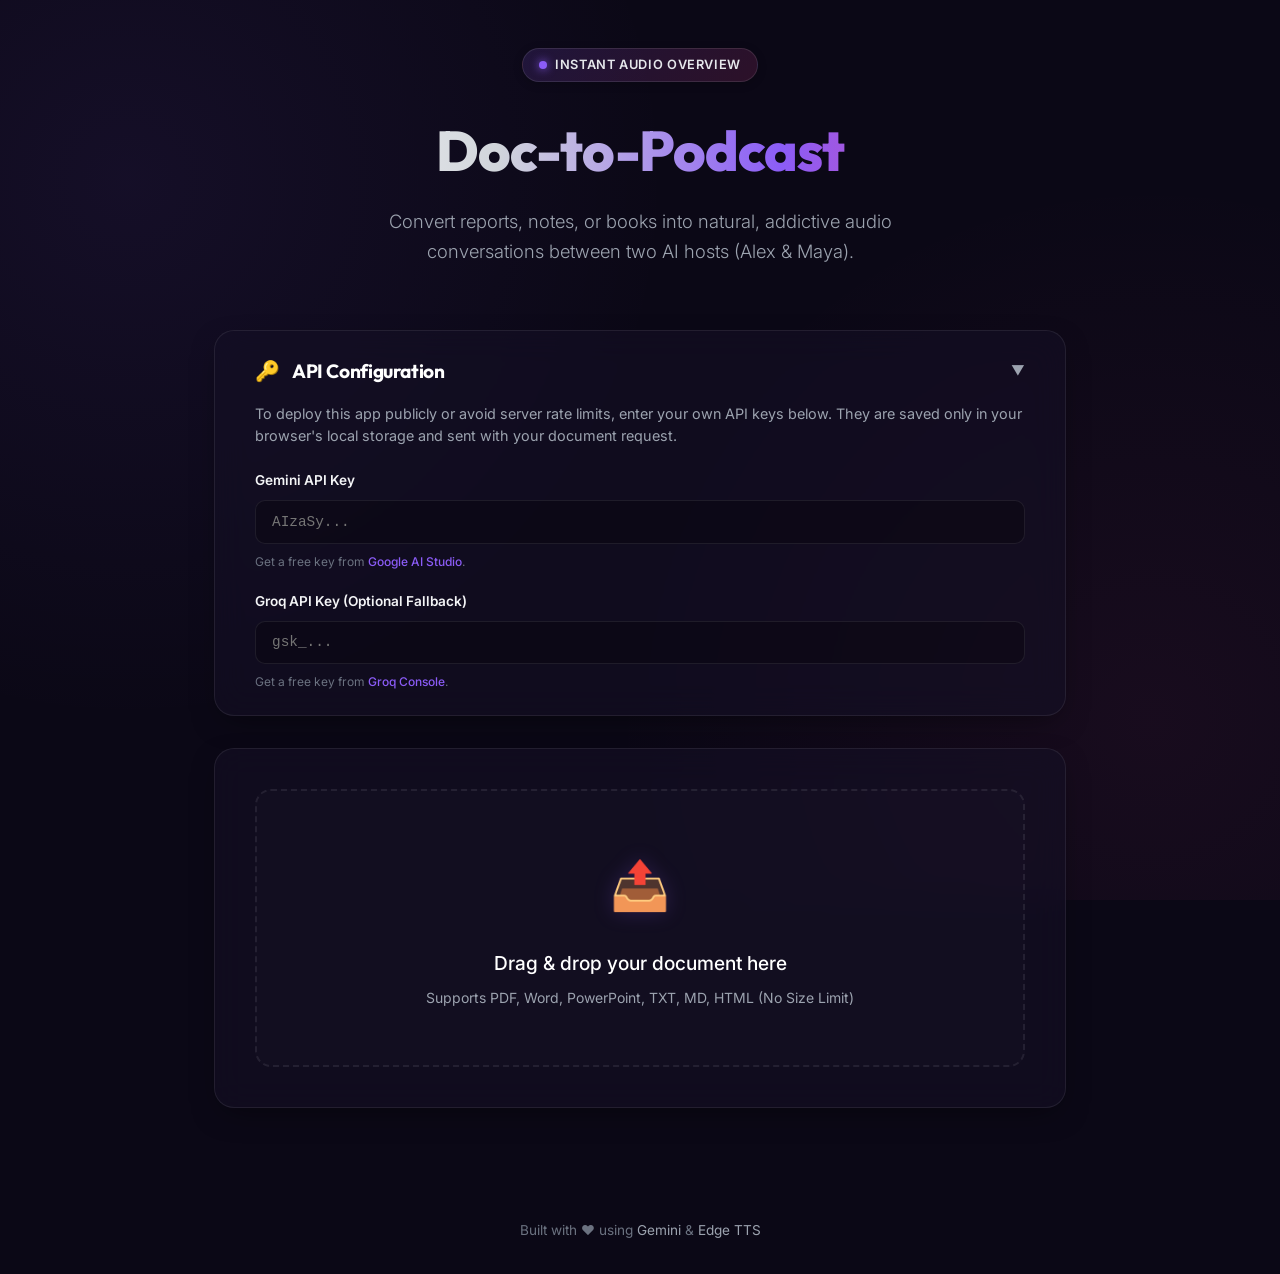
<file: app/templates/index.html>
<!DOCTYPE html>
<html lang="en">
<head>
    <meta charset="UTF-8">
    <meta name="viewport" content="width=device-width, initial-scale=1.0">
    <meta name="description" content="Transform any document, PDF, DOCX, or book into an engaging two-host podcast conversation instantly. Powered by Gemini & Edge TTS.">
    <title>🎙️ Doc-to-Podcast — AI-Powered Audio Generation</title>
    <link rel="stylesheet" href="/static/css/style.css">
</head>
<body>

    <div class="container">
        <!-- Header -->
        <header>
            <div class="badge">
                <span class="logo-glow"></span>
                Instant Audio Overview
            </div>
            <h1>Doc-to-Podcast</h1>
            <p>Convert reports, notes, or books into natural, addictive audio conversations between two AI hosts (Alex & Maya).</p>
        </header>

        <!-- Main Card Section -->
        <main>
            <!-- API Settings Section -->
            <section id="keys-section" class="card settings-card" style="margin-bottom: 2rem;">
                <div class="settings-header" id="settings-toggle" style="cursor: pointer; display: flex; justify-content: space-between; align-items: center; user-select: none;">
                    <div style="display: flex; align-items: center; gap: 0.75rem;">
                        <span style="font-size: 1.25rem;">🔑</span>
                        <h2 style="font-size: 1.2rem; margin: 0; color: #ffffff;">API Configuration</h2>
                    </div>
                    <span id="settings-toggle-icon" style="font-size: 0.85rem; color: var(--text-secondary); transition: transform 0.3s ease;">▼</span>
                </div>
                <div id="settings-content" style="transition: max-height 0.3s ease-in-out, opacity 0.3s ease; overflow: hidden; max-height: 500px; opacity: 1;">
                    <p style="font-size: 0.9rem; color: var(--text-secondary); margin: 1rem 0 1.5rem 0; line-height: 1.5;">
                        To deploy this app publicly or avoid server rate limits, enter your own API keys below. They are saved only in your browser's local storage and sent with your document request.
                    </p>
                    <div class="form-group" style="margin-bottom: 1.25rem; display: flex; flex-direction: column; gap: 0.5rem;">
                        <label for="gemini-key-input" style="font-size: 0.85rem; font-weight: 600; color: var(--text-primary);">Gemini API Key</label>
                        <input type="password" id="gemini-key-input" class="text-input" placeholder="AIzaSy..." style="width: 100%; padding: 0.8rem 1rem; border-radius: 10px; background: rgba(0, 0, 0, 0.25); border: 1px solid var(--border-color); color: #ffffff; font-family: monospace; font-size: 0.9rem;">
                        <span style="font-size: 0.75rem; color: var(--text-muted);">Get a free key from <a href="https://aistudio.google.com/" target="_blank" style="color: var(--accent-primary); text-decoration: none; font-weight: 500;">Google AI Studio</a>.</span>
                    </div>
                    <div class="form-group" style="display: flex; flex-direction: column; gap: 0.5rem;">
                        <label for="groq-key-input" style="font-size: 0.85rem; font-weight: 600; color: var(--text-primary);">Groq API Key (Optional Fallback)</label>
                        <input type="password" id="groq-key-input" class="text-input" placeholder="gsk_..." style="width: 100%; padding: 0.8rem 1rem; border-radius: 10px; background: rgba(0, 0, 0, 0.25); border: 1px solid var(--border-color); color: #ffffff; font-family: monospace; font-size: 0.9rem;">
                        <span style="font-size: 0.75rem; color: var(--text-muted);">Get a free key from <a href="https://console.groq.com/" target="_blank" style="color: var(--accent-primary); text-decoration: none; font-weight: 500;">Groq Console</a>.</span>
                    </div>
                </div>
            </section>

            <!-- 1. Upload Section -->
            <section id="upload-section" class="card">
                <div class="upload-zone" id="upload-zone">
                    <input type="file" id="file-input" class="file-input" accept=".pdf,.docx,.doc,.pptx,.txt,.md,.rtf,.csv,.xlsx,.json,.xml,.html,.htm">
                    <div class="upload-icon">📤</div>
                    <div class="upload-text">Drag & drop your document here</div>
                    <div class="upload-subtext">Supports PDF, Word, PowerPoint, TXT, MD, HTML (No Size Limit)</div>
                </div>
            </section>

            <!-- 2. Progress Tracker Section -->
            <section id="progress-section" class="card" style="display: none;">
                <div class="progress-header">
                    <div class="progress-title">Generating Podcast...</div>
                    <div class="progress-pct" id="progress-pct">0%</div>
                </div>

                <div class="progress-bar-container">
                    <div class="progress-bar-fill" id="progress-bar-fill"></div>
                </div>

                <div style="margin-bottom: 2rem; font-size: 0.95rem; color: var(--text-secondary); text-align: center;">
                    Current Task: <strong id="progress-step-text" style="color: #ffffff;">Initializing Pipeline</strong>
                </div>

                <!-- Step-by-Step Agent Activities -->
                <div class="steps-list">
                    <!-- Step 1 -->
                    <div class="step-item" id="step-parsing">
                        <div class="step-indicator">1</div>
                        <div class="step-details">
                            <div class="step-name">Document Parser</div>
                            <div class="step-description">Extracting clean text and page structures.</div>
                        </div>
                        <div class="step-status-icon">✓</div>
                    </div>
                    <!-- Step 2 -->
                    <div class="step-item" id="step-analyzing">
                        <div class="step-indicator">2</div>
                        <div class="step-details">
                            <div class="step-name">Content Analyst</div>
                            <div class="step-description">Extracting key concepts, facts, and analogies.</div>
                        </div>
                        <div class="step-status-icon">✓</div>
                    </div>
                    <!-- Step 3 -->
                    <div class="step-item" id="step-outlining">
                        <div class="step-indicator">3</div>
                        <div class="step-details">
                            <div class="step-name">Outline Architect</div>
                            <div class="step-description">Structuring pacing, act durations, and hooks.</div>
                        </div>
                        <div class="step-status-icon">✓</div>
                    </div>
                    <!-- Step 4 -->
                    <div class="step-item" id="step-writing">
                        <div class="step-indicator">4</div>
                        <div class="step-details">
                            <div class="step-name">Script Writer</div>
                            <div class="step-description">Drafting interactive dialogue turns for Alex & Maya.</div>
                        </div>
                        <div class="step-status-icon">✓</div>
                    </div>
                    <!-- Step 5 -->
                    <div class="step-item" id="step-reviewing">
                        <div class="step-indicator">5</div>
                        <div class="step-details">
                            <div class="step-name">Quality Reviewer</div>
                            <div class="step-description">Fact-checking statements and validating flow.</div>
                        </div>
                        <div class="step-status-icon">✓</div>
                    </div>
                    <!-- Step 6 -->
                    <div class="step-item" id="step-synthesizing">
                        <div class="step-indicator">6</div>
                        <div class="step-details">
                            <div class="step-name">Speech Synthesis</div>
                            <div class="step-description">Generating neural voice files.</div>
                        </div>
                        <div class="step-status-icon">✓</div>
                    </div>
                    <!-- Step 7 -->
                    <div class="step-item" id="step-audio">
                        <div class="step-indicator">7</div>
                        <div class="step-details">
                            <div class="step-name">Audio Processing</div>
                            <div class="step-description">Stitching segments and applying volume levels.</div>
                        </div>
                        <div class="step-status-icon">✓</div>
                    </div>
                </div>
            </section>

            <!-- 3. Final Player Section -->
            <section id="player-section" class="card audio-card" style="display: none;">
                <div class="success-badge">
                    <span>✨</span> Podcast Created Successfully!
                </div>
                <div class="player-artwork">🎙️</div>
                <h2 class="audio-title" id="audio-title">Your Audio Overview</h2>
                <div class="audio-subtitle">Alex & Maya dissecting your uploaded document</div>
                
                <audio id="audio-player" controls>
                    <source id="audio-source" src="" type="audio/mpeg">
                    Your browser does not support the audio element.
                </audio>

                <div class="player-controls">
                    <a id="download-btn" class="action-btn" href="#" target="_blank">
                        <span>📥</span> Download MP3
                    </a>
                    <button id="generate-new-btn" class="action-btn alt-btn">
                        <span>🔄</span> Generate Another
                    </button>
                </div>
            </section>
        </main>
    </div>

    <!-- Footer -->
    <footer>
        <p>Built with ❤️ using <a href="https://ai.google.dev" target="_blank">Gemini</a> & <a href="https://github.com/rany2/edge-tts" target="_blank">Edge TTS</a></p>
    </footer>

    <script src="/static/js/app.js"></script>
</body>
</html>
</file>
<file: static/css/style.css>
@import url('https://fonts.googleapis.com/css2?family=Inter:wght@300;400;500;600&family=Outfit:wght@400;500;600;700;800&display=swap');

/* --- Design System & CSS Variables --- */
:root {
    --font-heading: 'Outfit', -apple-system, BlinkMacSystemFont, "Segoe UI", Roboto, sans-serif;
    --font-body: 'Inter', -apple-system, BlinkMacSystemFont, "Segoe UI", Roboto, sans-serif;

    /* Sleek Dark Palette */
    --bg-base: #0b0816;
    --bg-surface: rgba(20, 16, 38, 0.6);
    --bg-surface-hover: rgba(30, 24, 56, 0.8);
    --border-color: rgba(255, 255, 255, 0.08);
    --border-color-active: rgba(139, 92, 246, 0.4);

    /* HSL Accents */
    --accent-primary: #8b5cf6;       /* Violet */
    --accent-primary-rgb: 139, 92, 246;
    --accent-secondary: #ec4899;     /* Pink */
    --accent-success: #10b981;       /* Emerald */
    --accent-warning: #f59e0b;       /* Amber */
    --accent-info: #3b82f6;          /* Blue */

    /* Text Colors */
    --text-primary: #f3f4f6;
    --text-secondary: #9ca3af;
    --text-muted: #6b7280;

    /* Shadows & Effects */
    --shadow-glow: 0 0 25px rgba(139, 92, 246, 0.15);
    --shadow-card: 0 10px 30px -10px rgba(0, 0, 0, 0.5);
    --glass-blur: blur(16px);
}

/* --- Base Resets & Global Styles --- */
* {
    box-sizing: border-box;
    margin: 0;
    padding: 0;
}

body {
    background-color: var(--bg-base);
    background-image: 
        radial-gradient(circle at 10% 20%, rgba(139, 92, 246, 0.08) 0%, transparent 40%),
        radial-gradient(circle at 90% 80%, rgba(236, 72, 153, 0.06) 0%, transparent 40%);
    background-attachment: fixed;
    color: var(--text-primary);
    font-family: var(--font-body);
    line-height: 1.6;
    -webkit-font-smoothing: antialiased;
    min-height: 100vh;
    display: flex;
    flex-direction: column;
}

h1, h2, h3, h4 {
    font-family: var(--font-heading);
    font-weight: 700;
    letter-spacing: -0.02em;
    color: #ffffff;
}

/* --- Layout Container --- */
.container {
    max-width: 900px;
    width: 100%;
    margin: 0 auto;
    padding: 3rem 1.5rem;
    flex: 1;
}

/* --- Header Section --- */
header {
    text-align: center;
    margin-bottom: 4rem;
    position: relative;
}

.badge {
    background: linear-gradient(135deg, rgba(139, 92, 246, 0.15), rgba(236, 72, 153, 0.15));
    border: 1px solid rgba(255, 255, 255, 0.1);
    color: #e5e7eb;
    padding: 0.35rem 1rem;
    border-radius: 9999px;
    font-size: 0.8rem;
    font-weight: 600;
    letter-spacing: 0.05em;
    text-transform: uppercase;
    display: inline-flex;
    align-items: center;
    gap: 0.5rem;
    margin-bottom: 1.5rem;
    box-shadow: 0 2px 10px rgba(0, 0, 0, 0.2);
}

.logo-glow {
    width: 8px;
    height: 8px;
    background-color: var(--accent-primary);
    border-radius: 50%;
    box-shadow: 0 0 10px var(--accent-primary);
    display: inline-block;
    animation: pulse 2s infinite;
}

header h1 {
    font-size: 3.5rem;
    font-weight: 800;
    background: linear-gradient(to right, #ffffff, #d1d5db, var(--accent-primary), var(--accent-secondary));
    -webkit-background-clip: text;
    -webkit-text-fill-color: transparent;
    margin-bottom: 0.75rem;
}

header p {
    color: var(--text-secondary);
    font-size: 1.15rem;
    max-width: 600px;
    margin: 0 auto;
    font-weight: 300;
}

/* --- Cards & UI Surfaces --- */
.card {
    background: var(--bg-surface);
    border: 1px solid var(--border-color);
    border-radius: 20px;
    backdrop-filter: var(--glass-blur);
    -webkit-backdrop-filter: var(--glass-blur);
    padding: 2.5rem;
    box-shadow: var(--shadow-card);
    transition: border-color 0.3s ease, box-shadow 0.3s ease;
    margin-bottom: 2rem;
}

.card:hover {
    border-color: rgba(139, 92, 246, 0.2);
    box-shadow: var(--shadow-card), var(--shadow-glow);
}

/* --- Drag & Drop Upload Zone --- */
.upload-zone {
    border: 2px dashed var(--border-color);
    border-radius: 16px;
    padding: 3.5rem 2rem;
    text-align: center;
    cursor: pointer;
    transition: all 0.3s cubic-bezier(0.4, 0, 0.2, 1);
    background: rgba(255, 255, 255, 0.01);
    position: relative;
    overflow: hidden;
}

.upload-zone.dragover {
    border-color: var(--accent-primary);
    background: rgba(139, 92, 246, 0.03);
    box-shadow: inset 0 0 20px rgba(139, 92, 246, 0.05);
    transform: scale(0.995);
}

.upload-icon {
    font-size: 3rem;
    margin-bottom: 1.5rem;
    display: inline-block;
    transition: transform 0.3s ease;
    filter: drop-shadow(0 0 10px rgba(139, 92, 246, 0.2));
}

.upload-zone:hover .upload-icon {
    transform: translateY(-5px);
}

.upload-text {
    font-size: 1.2rem;
    font-weight: 500;
    margin-bottom: 0.5rem;
    color: #ffffff;
}

.upload-subtext {
    color: var(--text-secondary);
    font-size: 0.875rem;
}

.file-input {
    display: none;
}

/* --- Form Fields & Buttons --- */
.action-btn {
    background: linear-gradient(135deg, var(--accent-primary), var(--accent-secondary));
    color: #ffffff;
    border: none;
    padding: 0.9rem 2rem;
    border-radius: 12px;
    font-size: 1rem;
    font-family: var(--font-heading);
    font-weight: 600;
    cursor: pointer;
    transition: all 0.3s cubic-bezier(0.4, 0, 0.2, 1);
    display: inline-flex;
    align-items: center;
    justify-content: center;
    gap: 0.5rem;
    box-shadow: 0 4px 15px rgba(139, 92, 246, 0.3);
}

.action-btn:hover {
    transform: translateY(-2px);
    box-shadow: 0 6px 20px rgba(139, 92, 246, 0.5);
    filter: brightness(1.05);
}

.action-btn:active {
    transform: translateY(0);
}

.action-btn:disabled {
    background: var(--text-muted);
    cursor: not-allowed;
    box-shadow: none;
    transform: none;
}

/* --- Progress Tracking Interface --- */
.progress-header {
    display: flex;
    justify-content: space-between;
    align-items: center;
    margin-bottom: 1.5rem;
}

.progress-title {
    font-size: 1.25rem;
    font-weight: 600;
}

.progress-pct {
    font-family: var(--font-heading);
    font-size: 1.5rem;
    font-weight: 700;
    color: var(--accent-primary);
}

.progress-bar-container {
    width: 100%;
    height: 8px;
    background-color: rgba(255, 255, 255, 0.05);
    border-radius: 9999px;
    overflow: hidden;
    margin-bottom: 2.5rem;
    border: 1px solid rgba(255, 255, 255, 0.02);
}

.progress-bar-fill {
    height: 100%;
    width: 0%;
    background: linear-gradient(to right, var(--accent-primary), var(--accent-secondary));
    border-radius: 9999px;
    transition: width 0.4s cubic-bezier(0.1, 0.8, 0.3, 1);
    box-shadow: 0 0 10px rgba(139, 92, 246, 0.5);
}

/* --- Pipeline Steps / Agent Timeline --- */
.steps-list {
    display: grid;
    grid-template-columns: 1fr;
    gap: 1.25rem;
    position: relative;
}

.step-item {
    display: flex;
    align-items: center;
    gap: 1.25rem;
    padding: 1.25rem;
    background: rgba(255, 255, 255, 0.02);
    border: 1px solid rgba(255, 255, 255, 0.04);
    border-radius: 14px;
    transition: all 0.3s ease;
}

.step-item.active {
    background: rgba(139, 92, 246, 0.05);
    border-color: rgba(139, 92, 246, 0.3);
}

.step-item.completed {
    background: rgba(16, 185, 129, 0.03);
    border-color: rgba(16, 185, 129, 0.2);
}

.step-indicator {
    width: 36px;
    height: 36px;
    border-radius: 50%;
    display: flex;
    align-items: center;
    justify-content: center;
    font-size: 0.9rem;
    font-weight: 600;
    background: rgba(255, 255, 255, 0.05);
    border: 2px solid rgba(255, 255, 255, 0.1);
    color: var(--text-secondary);
    position: relative;
}

.step-item.active .step-indicator {
    background: var(--accent-primary);
    border-color: var(--accent-primary);
    color: #ffffff;
    box-shadow: 0 0 12px rgba(139, 92, 246, 0.4);
    animation: pulse-glow 2s infinite;
}

.step-item.completed .step-indicator {
    background: var(--accent-success);
    border-color: var(--accent-success);
    color: #ffffff;
}

.step-details {
    flex-grow: 1;
}

.step-name {
    font-weight: 600;
    font-size: 1rem;
    color: var(--text-secondary);
    margin-bottom: 0.15rem;
}

.step-item.active .step-name {
    color: #ffffff;
}

.step-item.completed .step-name {
    color: #d1d5db;
}

.step-description {
    font-size: 0.85rem;
    color: var(--text-muted);
}

.step-item.active .step-description {
    color: var(--text-secondary);
}

.step-status-icon {
    font-size: 1.1rem;
    color: var(--text-muted);
}

.step-item.completed .step-status-icon {
    color: var(--accent-success);
}

/* --- Audio Player (Stunning custom player interface) --- */
.audio-card {
    text-align: center;
    background: linear-gradient(135deg, rgba(20, 16, 38, 0.7), rgba(40, 20, 60, 0.5));
}

.success-badge {
    background-color: rgba(16, 185, 129, 0.1);
    border: 1px solid rgba(16, 185, 129, 0.3);
    color: var(--accent-success);
    padding: 0.4rem 1.2rem;
    border-radius: 9999px;
    font-size: 0.85rem;
    font-weight: 600;
    display: inline-flex;
    align-items: center;
    gap: 0.5rem;
    margin-bottom: 2rem;
}

.player-artwork {
    width: 130px;
    height: 130px;
    border-radius: 50%;
    background: linear-gradient(135deg, var(--accent-primary), var(--accent-secondary));
    margin: 0 auto 1.5rem;
    display: flex;
    align-items: center;
    justify-content: center;
    font-size: 3.5rem;
    box-shadow: 0 10px 30px rgba(139, 92, 246, 0.3), 0 0 20px rgba(139, 92, 246, 0.2);
    animation: float 4s ease-in-out infinite;
}

.audio-title {
    font-size: 1.5rem;
    margin-bottom: 0.35rem;
}

.audio-subtitle {
    color: var(--text-secondary);
    font-size: 0.9rem;
    margin-bottom: 2rem;
}

audio {
    width: 100%;
    margin-bottom: 2rem;
    border-radius: 8px;
    outline: none;
    filter: invert(1) hue-rotate(180deg);
}

.player-controls {
    display: flex;
    justify-content: center;
    gap: 1rem;
}

.alt-btn {
    background: rgba(255, 255, 255, 0.05);
    border: 1px solid rgba(255, 255, 255, 0.08);
    color: #ffffff;
}

.alt-btn:hover {
    background: rgba(255, 255, 255, 0.1);
    border-color: rgba(255, 255, 255, 0.2);
    box-shadow: 0 4px 15px rgba(0, 0, 0, 0.2);
}

/* --- Footer --- */
footer {
    text-align: center;
    padding: 2rem;
    color: var(--text-muted);
    font-size: 0.85rem;
    margin-top: auto;
}

footer a {
    color: var(--text-secondary);
    text-decoration: none;
    transition: color 0.2s ease;
}

footer a:hover {
    color: var(--accent-primary);
}

/* --- Keyframe Animations --- */
@keyframes pulse {
    0%, 100% { transform: scale(1); opacity: 1; }
    50% { transform: scale(1.1); opacity: 0.7; }
}

@keyframes pulse-glow {
    0%, 100% { box-shadow: 0 0 12px rgba(139, 92, 246, 0.4); }
    50% { box-shadow: 0 0 24px rgba(139, 92, 246, 0.8); }
}

@keyframes float {
    0%, 100% { transform: translateY(0px); }
    50% { transform: translateY(-10px); }
}

@keyframes rotate {
    from { transform: rotate(0deg); }
    to { transform: rotate(360deg); }
}

/* --- API Settings Styling --- */
.settings-card {
    padding: 1.5rem 2.5rem;
    transition: all 0.3s ease;
}

.text-input {
    transition: border-color 0.25s ease, box-shadow 0.25s ease, background-color 0.25s ease;
}

.text-input:focus {
    outline: none;
    border-color: var(--border-color-active) !important;
    background-color: rgba(139, 92, 246, 0.05) !important;
    box-shadow: 0 0 12px rgba(139, 92, 246, 0.25);
}

/* --- Responsive styling --- */
@media (max-width: 640px) {
    header h1 {
        font-size: 2.5rem;
    }
    
    .card {
        padding: 1.5rem;
    }
    
    .player-controls {
        flex-direction: column;
    }
    
    .action-btn {
        width: 100%;
    }
}
</file>
